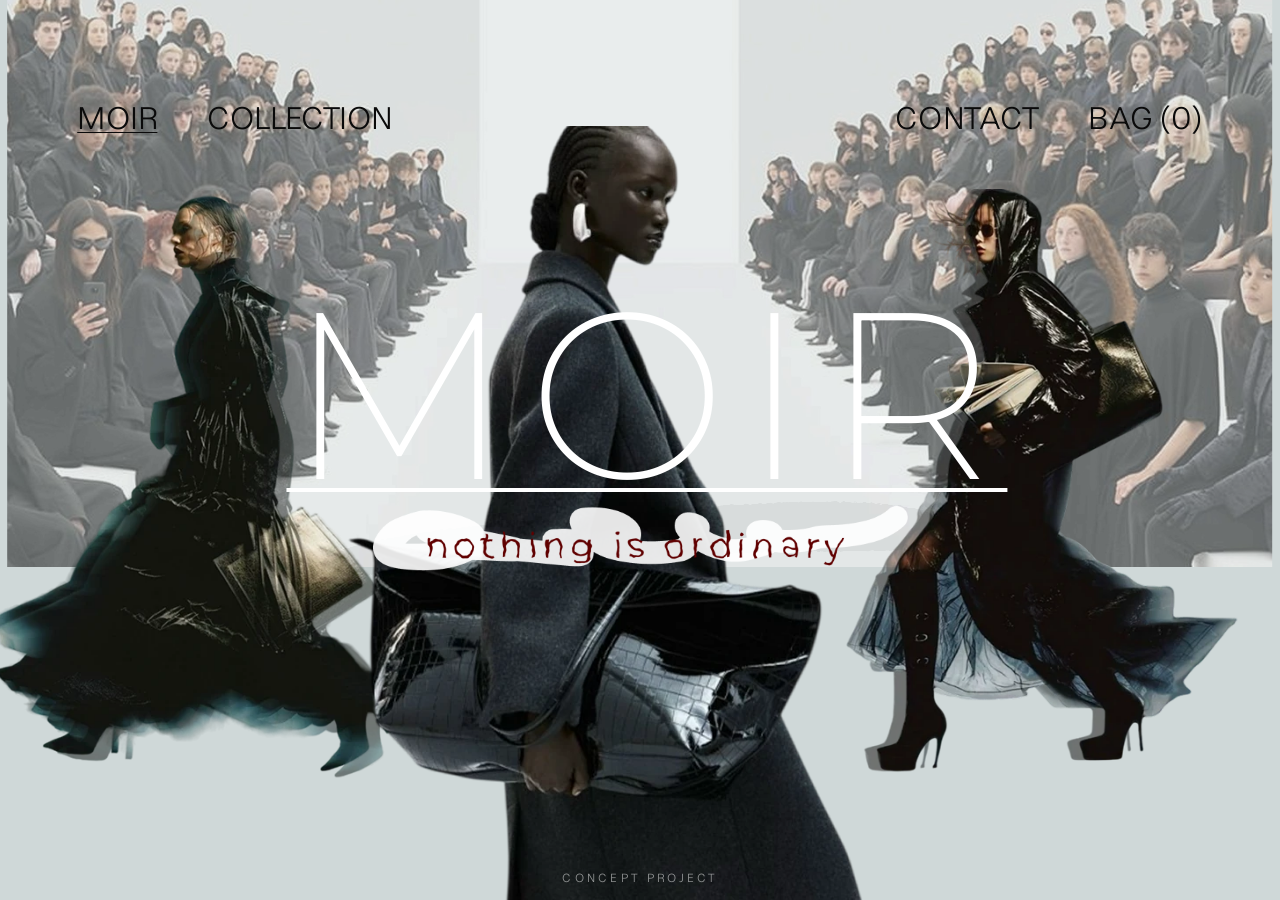
<file: index.html>
<!doctype html>
<html lang="en">
<head>
  <meta charset="utf-8">
  <meta name="viewport" content="width=device-width, initial-scale=1">
  <title>MOIR — nothing is ordinary</title>
  <meta name="description" content="MOIR 2027 — concept fashion brand. Nothing is ordinary.">
  <link rel="preconnect" href="https://fonts.googleapis.com">
  <link rel="preconnect" href="https://fonts.gstatic.com" crossorigin>
  <link href="https://fonts.googleapis.com/css2?family=Montserrat:wght@200;300;400&display=swap" rel="stylesheet">
  <link href="https://fonts.googleapis.com/css2?family=Momo+Trust+Sans:wght@200;300;400;500;700&display=swap" rel="stylesheet">
  <link href="https://fonts.googleapis.com/css2?family=Mona+Sans:wdth,wght@75..125,200..900&display=swap" rel="stylesheet">
  <link rel="stylesheet" href="css/style.css">
</head>
<body class="page-home" data-page="home">
  <main class="stage">
    <div class="frame">
      <img class="crowd" src="assets/home-crowd.jpg" alt="">
      <img class="model m-left" src="assets/home-model-left.webp" alt="">
      <img class="model m-center" src="assets/home-model-center.webp" alt="">
      <img class="model m-right" src="assets/home-model-right.webp" alt="">

      <nav class="nav" aria-label="Main">
        <div class="nav__l">
          <a class="is-current" href="index.html">MOIR</a>
          <a href="collection.html">COLLECTION</a>
        </div>
        <div class="nav__r">
          <a href="contact.html">CONTACT</a>
          <a href="bag.html">BAG (<span data-bag-count>0</span>)</a>
        </div>
      </nav>

      <h1 class="hero-title">MOIR</h1>
      <div class="scribble hero-tag"><img src="assets/scribble-nothing.png" alt="nothing is ordinary"></div>
    </div>
    <p class="concept">Concept project</p>
  </main>
  <script src="js/products.js"></script>
  <script src="js/app.js"></script>
</body>
</html>
</file>
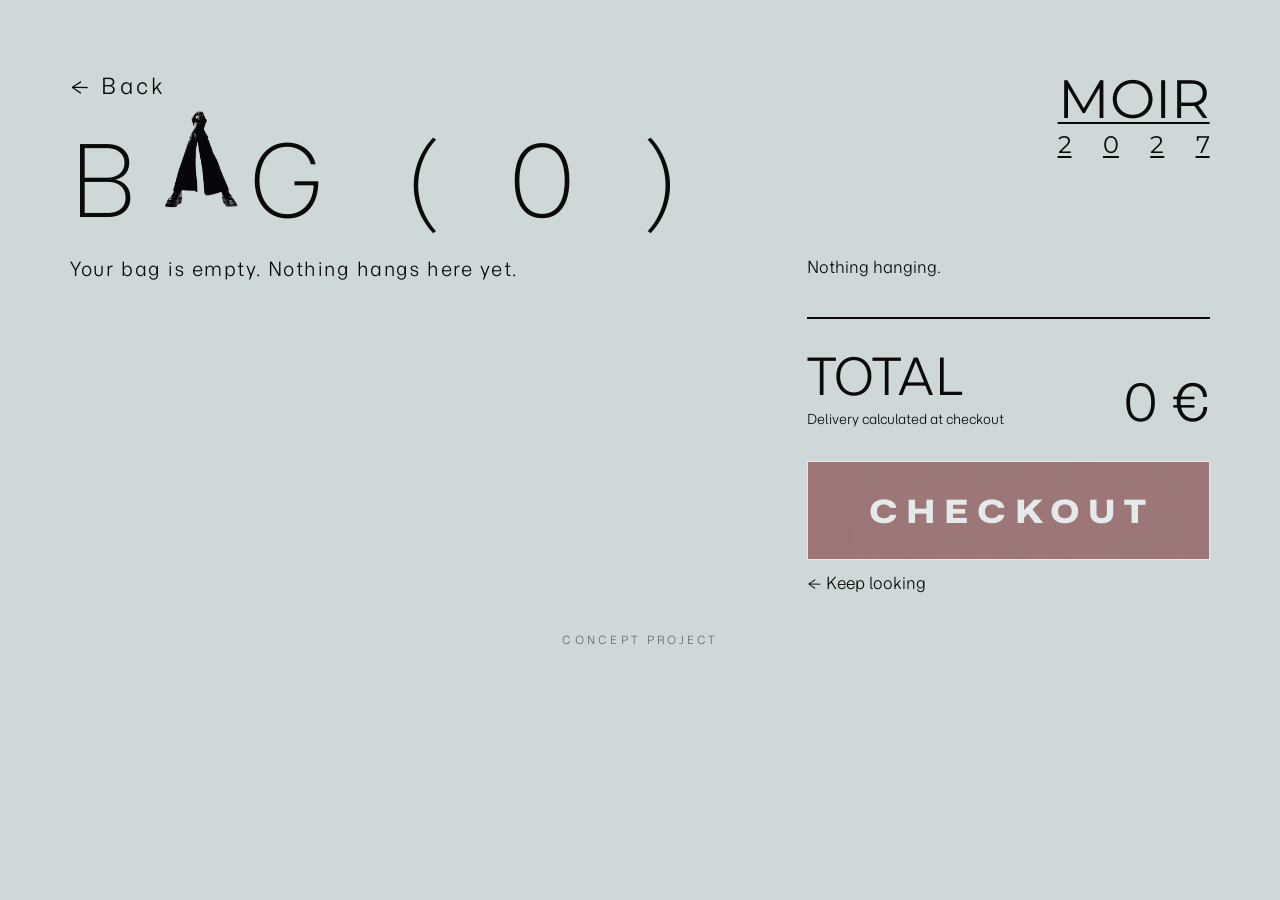
<file: bag.html>
<!doctype html>
<html lang="en">
<head>
  <meta charset="utf-8">
  <meta name="viewport" content="width=device-width, initial-scale=1">
  <title>MOIR — Bag</title>
  <meta name="description" content="Your MOIR bag.">
  <link rel="preconnect" href="https://fonts.googleapis.com">
  <link rel="preconnect" href="https://fonts.gstatic.com" crossorigin>
  <link href="https://fonts.googleapis.com/css2?family=Montserrat:wght@200;300;400&display=swap" rel="stylesheet">
  <link href="https://fonts.googleapis.com/css2?family=Momo+Trust+Sans:wght@200;300;400;500;700&display=swap" rel="stylesheet">
  <link href="https://fonts.googleapis.com/css2?family=Mona+Sans:wdth,wght@75..125,200..900&display=swap" rel="stylesheet">
  <link rel="stylesheet" href="css/style.css">
</head>
<body class="page-bag" data-page="bag">
  <div class="shell">
    <a class="logo" href="index.html" aria-label="MOIR 2027, home" style="position:absolute;right:var(--pad);top:clamp(40px,5.6vw,82px);z-index:4">
        <span class="logo__word">MOIR</span>
        <span class="logo__year"><i>2</i><i>0</i><i>2</i><i>7</i></span>
      </a>

    <div class="bag">
      <section class="bag-left">
        <header class="top"><a class="back" href="collection.html" data-back>← Back</a></header>
        <h1 class="title" aria-label="Bag">B<span class="sil"><img src="assets/sil-bag.png" alt=""></span>G <span class="count">( <span id="bagN">0</span> )</span></h1>
        <div class="bag-tags" id="bagTags"></div>
      </section>

      <aside class="bag-sum">
        <p class="sum-lead" id="sumLead">Nothing hanging.</p>
        <ul class="sum-rows" id="sumRows"></ul>
        <div class="sum-total">
          <div class="sum-total__l">TOTAL<small>Delivery calculated at checkout</small></div>
          <div class="sum-total__r" id="sumTotal">0 €</div>
        </div>
        <button class="btn btn--sm" id="checkout" type="button">CHECKOUT</button>
        <p class="check-note" id="checkNote" hidden>Concept project — checkout is not connected.</p>
        <a class="keep" href="collection.html">← Keep looking</a>
      </aside>
    </div>
    <p class="concept">Concept project</p>
  </div>
  <script src="js/products.js"></script>
  <script src="js/app.js"></script>
</body>
</html>
</file>
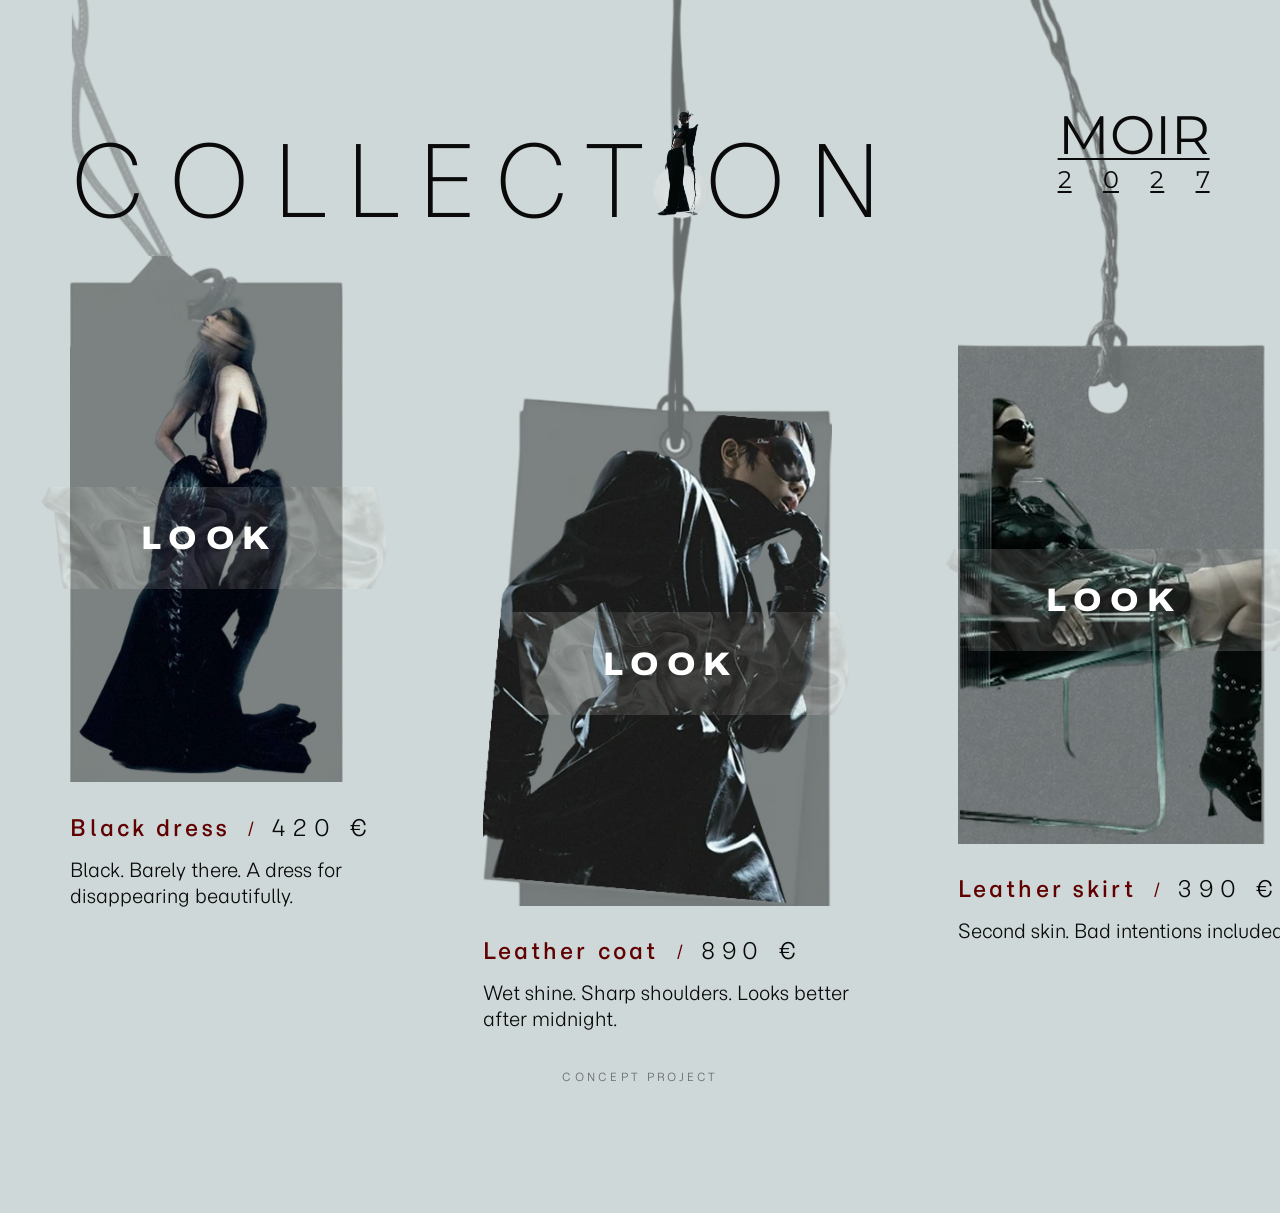
<file: collection.html>
<!doctype html>
<html lang="en">
<head>
  <meta charset="utf-8">
  <meta name="viewport" content="width=device-width, initial-scale=1">
  <title>MOIR — Collection</title>
  <meta name="description" content="MOIR 2027 collection: Black dress, Leather coat, Leather skirt.">
  <link rel="preconnect" href="https://fonts.googleapis.com">
  <link rel="preconnect" href="https://fonts.gstatic.com" crossorigin>
  <link href="https://fonts.googleapis.com/css2?family=Montserrat:wght@200;300;400&display=swap" rel="stylesheet">
  <link href="https://fonts.googleapis.com/css2?family=Momo+Trust+Sans:wght@200;300;400;500;700&display=swap" rel="stylesheet">
  <link href="https://fonts.googleapis.com/css2?family=Mona+Sans:wdth,wght@75..125,200..900&display=swap" rel="stylesheet">
  <link rel="stylesheet" href="css/style.css">
</head>
<body class="page-collection" data-page="collection">
  <div class="shell shell--hang">
    <div class="title-row">
      <h1 class="title" aria-label="Collection">COLLECT<span class="sil"><img src="assets/sil-collection.png" alt=""></span>ON</h1>
      <a class="logo" href="index.html" aria-label="MOIR 2027, home">
          <span class="logo__word">MOIR</span>
          <span class="logo__year"><i>2</i><i>0</i><i>2</i><i>7</i></span>
        </a>
    </div>

    <main class="tags" id="tags"></main>
    <p class="concept">Concept project</p>
  </div>
  <script src="js/products.js"></script>
  <script src="js/app.js"></script>
</body>
</html>
</file>
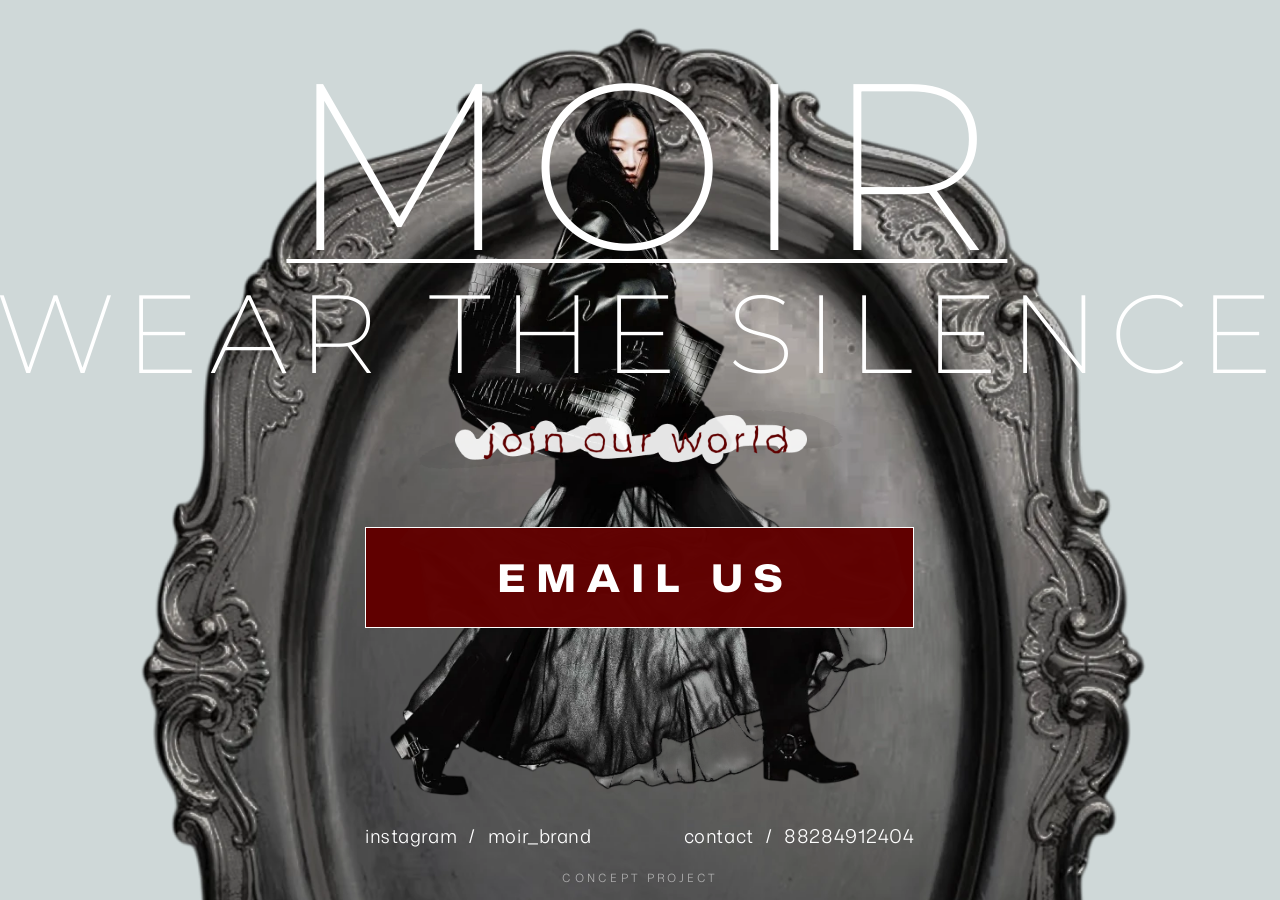
<file: contact.html>
<!doctype html>
<html lang="en">
<head>
  <meta charset="utf-8">
  <meta name="viewport" content="width=device-width, initial-scale=1">
  <title>MOIR — Contact</title>
  <meta name="description" content="MOIR 2027 — wear the silence. Join our world.">
  <link rel="preconnect" href="https://fonts.googleapis.com">
  <link rel="preconnect" href="https://fonts.gstatic.com" crossorigin>
  <link href="https://fonts.googleapis.com/css2?family=Montserrat:wght@200;300;400&display=swap" rel="stylesheet">
  <link href="https://fonts.googleapis.com/css2?family=Momo+Trust+Sans:wght@200;300;400;500;700&display=swap" rel="stylesheet">
  <link href="https://fonts.googleapis.com/css2?family=Mona+Sans:wdth,wght@75..125,200..900&display=swap" rel="stylesheet">
  <link rel="stylesheet" href="css/style.css">
</head>
<body class="page-contact" data-page="contact">
  <main class="stage">
    <div class="frame">
      <img class="c-frame" src="assets/contact-frame.webp" alt="">
      <div class="mirror-hit" data-crack aria-hidden="true"></div>
      <img class="c-model" src="assets/contact-model.webp" alt="">

      <a class="hero-title c-title" href="index.html" aria-label="MOIR, home">MOIR</a>
      <p class="c-line">WEAR THE SILENCE</p>
      <div class="scribble c-tag"><img src="assets/scribble-join.png" alt="join our world"></div>

      <a class="btn c-btn" href="mailto:meandmymoir@moir.example">EMAIL US</a>
      <p class="c-foot"><span>instagram&nbsp; /&nbsp; moir_brand</span><span>contact&nbsp; /&nbsp; 88284912404</span></p>
    </div>
    <p class="concept">Concept project</p>
  </main>
  <script src="js/products.js"></script>
  <script src="js/app.js"></script>
</body>
</html>
</file>
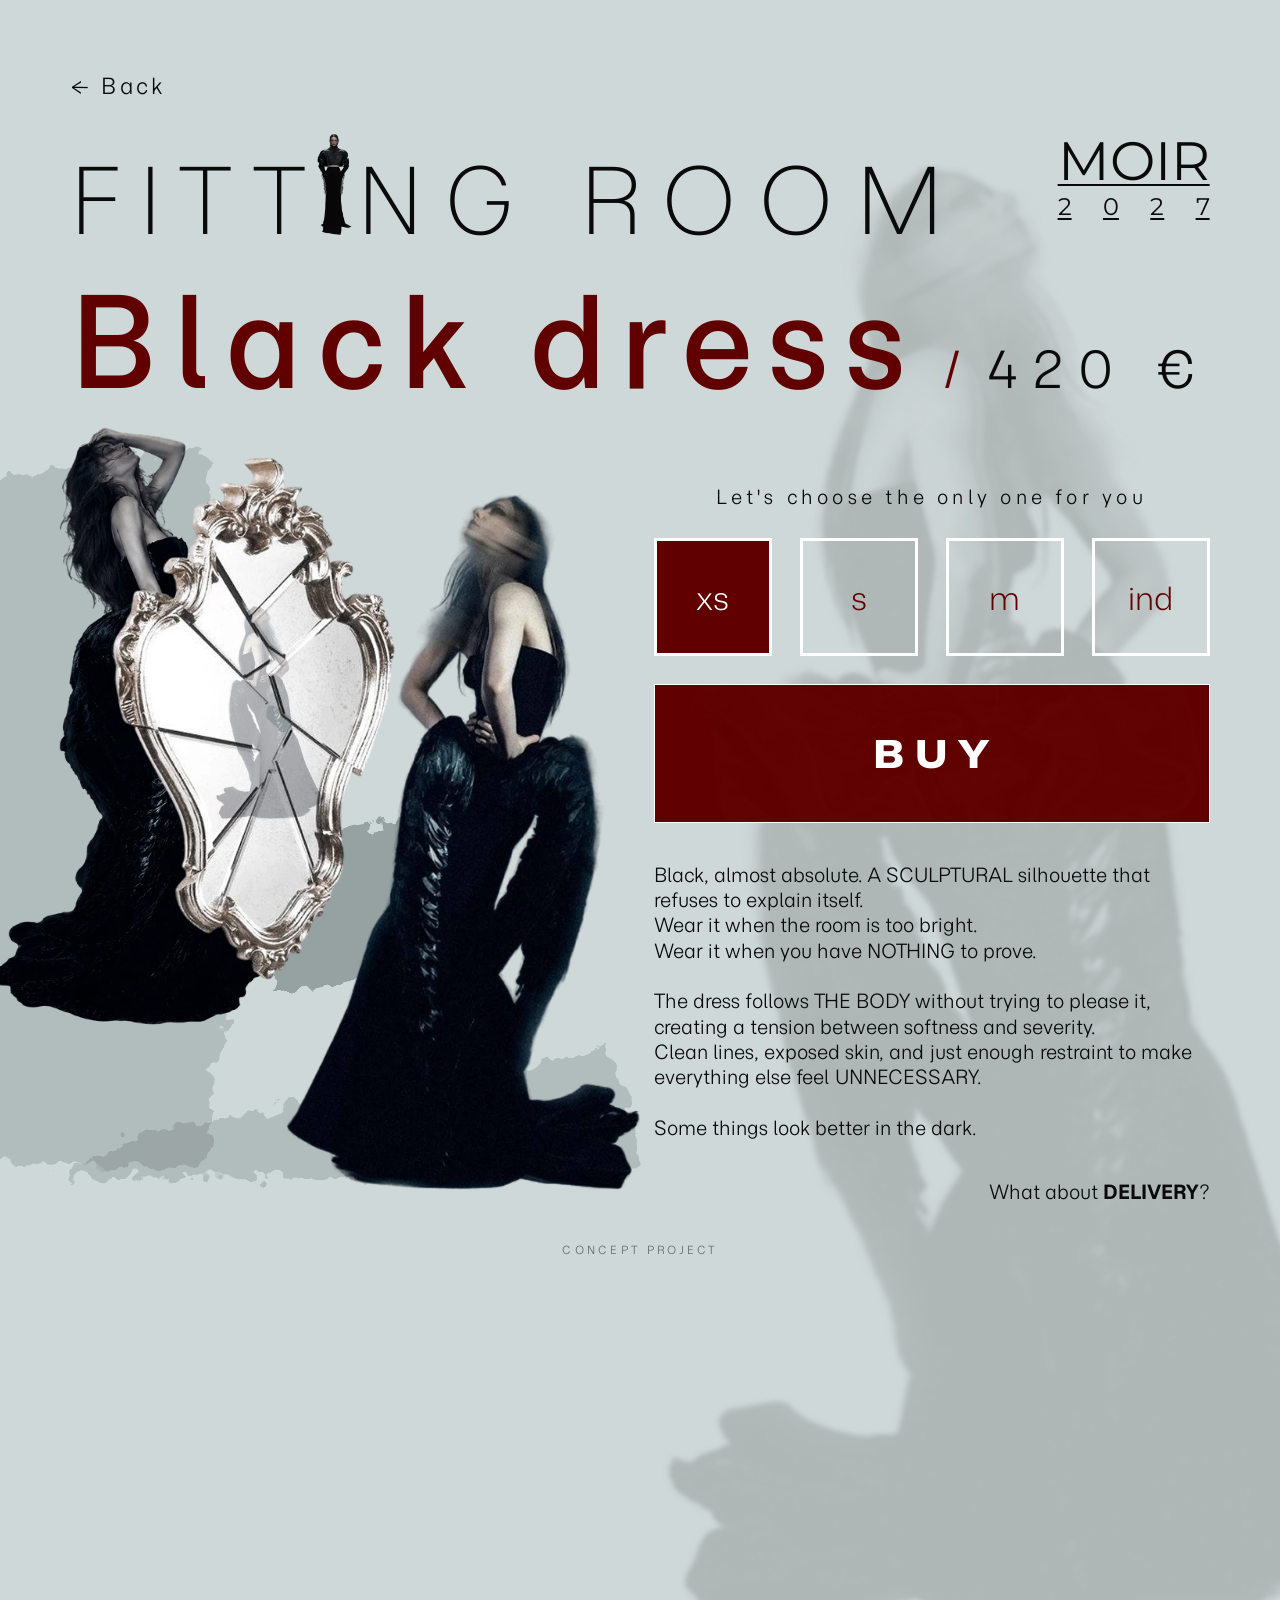
<file: product.html>
<!doctype html>
<html lang="en">
<head>
  <meta charset="utf-8">
  <meta name="viewport" content="width=device-width, initial-scale=1">
  <title>MOIR — Fitting room</title>
  <meta name="description" content="MOIR 2027 fitting room.">
  <link rel="preconnect" href="https://fonts.googleapis.com">
  <link rel="preconnect" href="https://fonts.gstatic.com" crossorigin>
  <link href="https://fonts.googleapis.com/css2?family=Montserrat:wght@200;300;400&display=swap" rel="stylesheet">
  <link href="https://fonts.googleapis.com/css2?family=Momo+Trust+Sans:wght@200;300;400;500;700&display=swap" rel="stylesheet">
  <link href="https://fonts.googleapis.com/css2?family=Mona+Sans:wdth,wght@75..125,200..900&display=swap" rel="stylesheet">
  <link rel="stylesheet" href="css/style.css">
</head>
<body class="page-product" data-page="product">
  <div class="shell">
    <img class="shade" id="shade" alt="" aria-hidden="true">

    <header class="top"><a class="back" href="collection.html" data-back>← Back</a></header>
    <div class="title-row">
      <h1 class="title" aria-label="Fitting room">FITT<span class="sil"><img src="assets/sil-fitting.png" alt=""></span>NG ROOM</h1>
      <a class="logo" href="index.html" aria-label="MOIR 2027, home">
          <span class="logo__word">MOIR</span>
          <span class="logo__year"><i>2</i><i>0</i><i>2</i><i>7</i></span>
        </a>
    </div>

    <h2 class="p-name">
      <span class="p-name__t" id="pName">Black dress</span>
      <span class="p-name__s"><i>/</i><span id="pPrice">420 €</span></span>
    </h2>

    <main class="p-grid">
      <figure class="p-visual">
        <div class="scene" id="scene" role="img"></div>
      </figure>

      <div class="p-buy">
        <p class="p-lead">Let's choose the only one for you</p>
        <div class="sizes" id="sizes" role="group" aria-label="Size"></div>
        <button class="btn btn-buy" id="buy" type="button">BUY</button>
        <p class="p-bagline" id="bagLine" hidden>In your bag → <a href="bag.html">BAG (<span data-bag-count>0</span>)</a></p>

        <div class="p-text" id="pText"></div>

        <button class="p-deliv" id="delivBtn" type="button">What about <b>DELIVERY</b>?</button>
        <p class="p-deliv-text" id="delivText" hidden></p>
      </div>
    </main>
    <p class="concept">Concept project</p>
  </div>
  <script src="js/products.js"></script>
  <script src="js/app.js"></script>
</body>
</html>
</file>
<file: css/style.css>
/* =========================================================
   MOIR 2027 — concept site
   Всё настраиваемое лежит в :root. Остальное трогать не нужно.
   ========================================================= */
:root {
  /* ЦВЕТА */
  --bg: #cfd8d8;
  --ink: #0a0a0a;
  --wine: #600000;
  --white: #fff;

  /* ШРИФТЫ */
  --f-logo: "Montserrat", system-ui, sans-serif;                              /* логотип, MOIR на главной и контактах */
  --f-main: "Momo Trust Sans", "Hanken Grotesk", system-ui, sans-serif;       /* меню, заголовки, тексты, названия, remove, сумка */
  --f-ui: "Mona Sans", system-ui, sans-serif;                                 /* LOOK, BUY, CHECKOUT, размеры */

  /* ПРОЗРАЧНОСТИ */
  --crowd-opacity: 0.55;     /* толпа на главной */
  --shade-opacity: 0.16;     /* большая тень за товаром */
  --ghost-opacity: 0.2;      /* призрак за курсором */
  --look-opacity: 0.6;       /* скотч под LOOK */
  --btn-tape-opacity: 0.05;  /* скотч поверх кнопок */

  --pad: clamp(20px, 5.5vw, 80px);
  --fs: clamp(14px, 1.5vw, 22px);
}

*, *::before, *::after { box-sizing: border-box; margin: 0; padding: 0; }
html { background: var(--bg); }
body {
  background: var(--bg);
  color: var(--ink);
  font-family: var(--f-main);
  font-weight: 300;
  font-size: var(--fs);
  line-height: 1.35;
  overflow-x: hidden;
  -webkit-font-smoothing: antialiased;
}
img { display: block; max-width: 100%; }
a { color: inherit; text-decoration: none; }
button { font: inherit; color: inherit; background: none; border: 0; cursor: pointer; }
:focus-visible { outline: 2px solid var(--wine); outline-offset: 3px; }
.stage :focus-visible { outline-color: var(--white); }

/* ---------- общие детали ---------- */
.shell { position: relative; padding: 0 var(--pad) 8vw; min-height: 100vh; overflow-x: clip; }
.top { display: flex; justify-content: space-between; align-items: flex-start; padding-top: clamp(40px, 5.6vw, 82px); position: relative; z-index: 3; }
.back { font-size: clamp(14px, 1.7vw, 24px); letter-spacing: 0.14em; font-weight: 300; }
.back:hover { color: var(--wine); }

.logo { display: inline-flex; flex-direction: column; font-family: var(--f-logo); font-weight: 400; line-height: 1; }
.logo__word { font-size: clamp(30px, 4.2vw, 62px); text-decoration: underline; text-decoration-thickness: 0.04em; text-underline-offset: 0.08em; text-decoration-skip-ink: none; }
.logo__year { display: flex; justify-content: space-between; font-size: clamp(14px, 1.9vw, 28px); margin-top: 0.25em; text-decoration: underline; text-underline-offset: 0.12em; }
.logo__year i { font-style: normal; }

.title {
  font-family: var(--f-main);
  font-weight: 200;
  font-size: clamp(34px, 7.6vw, 112px);
  letter-spacing: 0.3em;
  line-height: 1;
  white-space: nowrap;
  position: relative;
  z-index: 3;
  pointer-events: none;
}
.sil { display: inline-block; line-height: 0; margin: 0 0.04em 0 -0.1em; vertical-align: baseline; }
.sil img { height: 1.12em; width: auto; max-width: none; }

.concept { font-size: 11px; letter-spacing: 0.3em; text-transform: uppercase; opacity: 0.55; text-align: center; padding: 3vw 0 2vw; }
.stage > .concept { position: absolute; left: 0; right: 0; bottom: 0; padding: 0 0 14px; color: var(--white); z-index: 6; pointer-events: none; }

/* призрак за курсором */
.ghost { position: fixed; left: 0; top: 0; width: clamp(90px, 11vw, 170px); height: auto; opacity: 0; pointer-events: none; z-index: 50; transition: opacity 0.6s; filter: blur(1.2px); will-change: transform; }
.ghost.on { opacity: var(--ghost-opacity); }

/* ---------- КНОПКИ: заливка #600000, скотч 5% сверху, белая обводка 1px внутри ---------- */
.btn {
  position: relative; isolation: isolate;
  display: block; width: 100%; text-align: center; color: var(--white);
  font-family: var(--f-ui); font-weight: 800; font-stretch: 125%;
  font-size: clamp(20px, 3vw, 44px); letter-spacing: 0.32em; padding-left: 0.32em;
  padding-top: clamp(18px, 3.4vw, 48px); padding-bottom: clamp(18px, 3.4vw, 48px);
  background: var(--wine);
  box-shadow: inset 0 0 0 1px var(--white);
  transition: background 0.2s, transform 0.2s;
}
.btn::before {
  content: ""; position: absolute; inset: 0; z-index: -1; pointer-events: none;
  background: url("../assets/tape.png") center / 100% 100% no-repeat;
  opacity: var(--btn-tape-opacity);
}
.btn:hover { background: #7a0000; }
.btn:active { transform: translateY(1px); }
.btn[disabled] { opacity: 0.45; cursor: not-allowed; background: var(--wine); }

/* ---------- ГЛАВНАЯ и КОНТАКТЫ ----------
   .frame — это макет 1440×1024, он масштабируется целиком (всё внутри в процентах и cqw). */
.stage { position: relative; min-height: 100vh; min-height: 100svh; overflow: hidden; }
.frame {
  position: relative; margin: 0 auto; aspect-ratio: 1440 / 1024;
  width: min(100vw, calc(100svh * 1.40625));
  container-type: inline-size;
}
.frame > img, .frame > div, .frame > p, .frame > a, .frame > h1, .frame > nav { position: absolute; }

.crowd { left: 50%; top: 0; width: max(100%, 100vw); height: 63%; transform: translateX(-50%); object-fit: cover; object-position: center top; opacity: var(--crowd-opacity); mix-blend-mode: multiply; }
.model { height: auto; }
.m-left   { left: -2.5%; top: 21.5%; width: 34.8%; }
.m-center { left: 26.7%; top: 14%;   width: 46.7%; }
.m-right  { left: 66.3%; top: 21%;   width: 31.1%; }

.nav { z-index: 6; left: 5.55%; right: 5.55%; top: 11%; display: flex; justify-content: space-between; font-family: var(--f-main); font-weight: 300; font-size: clamp(14px, 2.2vw, 34px); font-size: 2.3cqw; letter-spacing: 0.01em; }
.nav a { transition: opacity 0.2s; }
.nav a:hover { opacity: 0.55; }
.nav__l, .nav__r { display: flex; gap: 3.9cqw; }
.nav .is-current { text-decoration: underline; text-underline-offset: 0.12em; text-decoration-thickness: 0.05em; }

.hero-title {
  z-index: 4; left: 0; width: 100%; top: 32%;
  text-align: center; padding-left: 0.06em; color: var(--white);
  font-family: var(--f-logo); font-weight: 200; font-size: 18.75cqw; line-height: 0.9; letter-spacing: 0.06em;
  text-decoration: underline; text-decoration-thickness: 0.018em; text-underline-offset: 0.04em; text-decoration-skip-ink: none;
  pointer-events: none;
}

/* бордовая надпись на белой кляксе (обе — картинки) */
.scribble { z-index: 5; left: var(--x); top: var(--y); width: var(--w); aspect-ratio: var(--ar); display: flex; align-items: center; justify-content: center; pointer-events: none; background: url("../assets/blob.png") center / 100% 100% no-repeat; }
.scribble img { width: 82%; height: auto; }
.hero-tag { --x: 24.3%; --y: 55.5%; --w: 51.5%; --ar: 8.4; }

/* контакты */
.c-frame { left: 10.4%; top: 2%; width: 80.1%; height: auto; }
.c-model { left: 27.8%; top: 8.1%; width: 44.4%; height: auto; }
.frame > .mirror-hit { z-index: 2; left: 23%; top: 17%; width: 54%; height: 78%; border-radius: 50% / 46%; overflow: hidden; cursor: crosshair; }
.c-title { top: 6.5%; pointer-events: auto; }
.c-line { z-index: 4; left: 50%; top: 31%; transform: translateX(-50%); color: var(--white); font-family: var(--f-logo); font-weight: 200; white-space: nowrap; font-size: 8.75cqw; letter-spacing: 0.1em; line-height: 1; pointer-events: none; }
.c-tag { --x: 32.3%; --y: 45.4%; --w: 34%; --ar: 7; }
.c-btn { z-index: 5; left: 28.3%; width: 43.4%; top: 58.6%; font-size: 3cqw; padding-top: 0; padding-bottom: 0; height: 11.2%; display: flex; align-items: center; justify-content: center; }
.c-foot { z-index: 5; left: 28.3%; width: 43.4%; top: 91.5%; display: flex; justify-content: space-between; color: var(--white); font-weight: 300; font-size: clamp(11px, 1.45vw, 21px); font-size: 1.45cqw; letter-spacing: 0.03em; }

/* ---------- БИРКИ (коллекция и сумка) ---------- */
.tag { position: relative; display: block; flex: 0 0 auto; }
.tag__hang { position: relative; width: calc(var(--w) * 100vw / 1440); max-width: calc(var(--w) * 1.3px); transform-origin: 50% 0; animation: sway 7s ease-in-out infinite; animation-delay: var(--d, 0s); }
.tag__hang > img { width: 100%; height: auto; }
.tag:hover .tag__hang, .tag:focus-visible .tag__hang { animation: swing 1.2s ease-out 1; }
@keyframes sway { 0%, 100% { transform: rotate(-0.8deg); } 50% { transform: rotate(0.8deg); } }
@keyframes swing { 0% { transform: rotate(0); } 20% { transform: rotate(5deg); } 45% { transform: rotate(-3.5deg); } 70% { transform: rotate(2deg); } 100% { transform: rotate(0); } }

.tape { position: absolute; aspect-ratio: 422 / 115; display: flex; align-items: center; justify-content: center; pointer-events: none; }
.tape::before { content: ""; position: absolute; inset: 0; background: url("../assets/tape.png") center / 100% 100% no-repeat; opacity: var(--look-opacity); }
.tape b { position: relative; color: var(--white); font-family: var(--f-ui); font-weight: 800; font-stretch: 125%; font-size: clamp(16px, 2.4vw, 34px); letter-spacing: 0.3em; padding-left: 0.3em; }

.tag__cap { margin-top: clamp(14px, 2.4vw, 34px); }
.tag__cap .row { display: flex; align-items: baseline; gap: 0.9em; white-space: nowrap; }
.tag__cap h3, .bag-cap h3 { font-weight: 500; color: var(--wine); font-size: clamp(16px, 1.75vw, 25px); letter-spacing: 0.14em; }
.tag__cap .slash { color: var(--wine); }
.tag__cap .price { font-weight: 300; font-size: clamp(16px, 1.75vw, 25px); letter-spacing: 0.3em; }
.tag__cap p { margin-top: 0.7em; font-size: var(--fs); max-width: calc(var(--w) * 100vw / 1440 + 30px); }

/* ---------- КОЛЛЕКЦИЯ ---------- */
.title-row { position: relative; z-index: 3; display: flex; justify-content: space-between; align-items: flex-start; gap: 20px; margin-top: clamp(20px, 2.6vw, 38px); }
.title-row .logo { flex: 0 0 auto; }
.page-product .title { font-size: clamp(30px, 7vw, 104px); letter-spacing: 0.24em; }
.shell--hang .title-row { position: absolute; left: var(--pad); right: var(--pad); top: clamp(100px, 8.4vw, 124px); margin-top: 0; }
.tags { display: flex; gap: 7.5vw; align-items: flex-start; }

/* ---------- ТОВАР ---------- */
.page-product .shell > * { position: relative; z-index: 1; }
.page-product .shell > .shade { position: absolute; z-index: 0; }
.shade { right: -10%; top: 12%; width: 58%; height: auto; opacity: var(--shade-opacity); filter: grayscale(1) blur(2px); mix-blend-mode: multiply; transform: scaleX(-1); pointer-events: none; }
.p-name { display: flex; align-items: baseline; justify-content: space-between; flex-wrap: wrap; gap: 0 0.5em; margin-top: clamp(10px, 2.4vw, 36px); }
.p-name__t { font-weight: 500; color: var(--wine); font-size: clamp(38px, 9.7vw, 140px); letter-spacing: 0.12em; line-height: 1.05; }
.p-name__s { font-weight: 300; font-size: clamp(24px, 3.9vw, 56px); letter-spacing: 0.3em; white-space: nowrap; }
.p-name__s i { font-style: normal; color: var(--wine); margin-right: 0.5em; letter-spacing: 0; }
.p-grid { display: grid; grid-template-columns: minmax(0, 0.98fr) minmax(0, 1fr); gap: clamp(20px, 3vw, 48px); align-items: start; margin-top: clamp(-10px, 1vw, 20px); }
.p-visual { position: relative; margin-left: calc(var(--pad) * -1); }

/* сцена товара: слои в процентах от 740×900 */
.scene { position: relative; width: 100%; aspect-ratio: 740 / 900; }
.scene > img, .scene > .mirror, .scene > .torn { position: absolute; }
.scene img { height: auto; max-width: none; pointer-events: none; }
.torn { inset: 0; width: 100%; height: 100%; pointer-events: none; overflow: visible; }
.mirror > .mirror__img { width: 100%; }
.mirror__refl { position: absolute; mix-blend-mode: multiply; opacity: 0.6; }
.mirror__refl.is-ghost { filter: grayscale(1) contrast(0.85) brightness(1.1); opacity: 0.35; }
.mirror-hit { position: absolute; left: 12%; top: 5%; width: 76%; height: 90%; border-radius: 50% / 46%; overflow: hidden; cursor: crosshair; }
.cracks { position: absolute; inset: 0; width: 100%; height: 100%; pointer-events: none; overflow: visible; }
.cracks path { fill: none; stroke-linecap: round; stroke-linejoin: round; }
.cracks .c-hi { stroke: rgba(255, 255, 255, 0.95); stroke-width: 1.3; }
.cracks .c-lo { stroke: rgba(0, 0, 0, 0.45); stroke-width: 0.8; transform: translate(1px, 1px); }

.p-buy { padding-top: clamp(24px, 5vw, 76px); }
.p-lead { text-align: center; font-size: clamp(14px, 1.5vw, 22px); letter-spacing: 0.22em; margin-bottom: clamp(16px, 2.2vw, 34px); }
.sizes { display: grid; grid-template-columns: repeat(4, 1fr); gap: clamp(10px, 2.2vw, 32px); margin-bottom: clamp(16px, 2.2vw, 34px); }
.size { aspect-ratio: 1; border: 3px solid var(--white); color: var(--wine); font-family: var(--f-ui); font-weight: 300; font-size: clamp(18px, 2.5vw, 36px); transition: background 0.15s, color 0.15s; }
.size:hover { background: rgba(255, 255, 255, 0.35); }
.size[aria-pressed="true"] { background: var(--wine); color: var(--white); }
.btn-buy.is-done { background: #7a0000; }
.p-bagline { margin-top: 0.9em; text-align: center; font-size: 0.9em; letter-spacing: 0.1em; }
.p-bagline a { text-decoration: underline; text-underline-offset: 0.2em; }
.p-text { margin-top: clamp(22px, 3vw, 44px); white-space: pre-line; line-height: 1.32; }
.p-deliv { display: block; margin: clamp(22px, 3vw, 44px) 0 0 auto; }
.p-deliv b { font-weight: 700; }
.p-deliv:hover { color: var(--wine); }
.p-deliv-text { margin-top: 0.8em; text-align: right; max-width: 26em; margin-left: auto; font-size: 0.9em; }

/* ---------- СУМКА ---------- */
.bag { display: grid; grid-template-columns: minmax(0, 1.7fr) minmax(260px, 1fr); gap: clamp(20px, 4vw, 70px); }
.bag-left { position: relative; min-height: 38vw; }
.bag-left .top { position: absolute; left: 0; top: 0; padding-top: clamp(40px, 5.6vw, 82px); }
.bag-left .title { position: absolute; z-index: 3; left: 0; top: clamp(100px, 8.4vw, 124px); }
.title .count { letter-spacing: 0.18em; }
.bag-tags { --k: 0.88; display: flex; flex-wrap: wrap; gap: clamp(20px, 4vw, 60px); align-items: flex-start; }
.bag-tags.is-3 { --k: 0.62; gap: clamp(14px, 2.6vw, 36px); margin-top: clamp(40px, 6.3vw, 90px); }
.bag-tags.is-many { --k: 0.46; gap: clamp(10px, 2vw, 28px); margin-top: clamp(70px, 10.4vw, 150px); }
.bag-item { flex: 0 0 auto; }
.bag-item .tag__hang { width: calc(var(--w) * var(--k) * 100vw / 1440); max-width: calc(var(--w) * var(--k) * 1.25px); }
.bag-cap { margin-top: clamp(14px, 2.2vw, 30px); }
.bag-cap button { display: block; margin-top: 0.7em; text-decoration: underline; text-underline-offset: 0.2em; font-size: 0.9em; }
.bag-cap button:hover { color: var(--wine); }
.bag-item.fall .tag__hang { animation: fall 1s cubic-bezier(0.5, 0, 0.9, 0.6) forwards; }
@keyframes fall {
  0% { transform: rotate(0); opacity: 1; }
  16% { transform: rotate(-7deg); opacity: 1; }
  100% { transform: translateY(120vh) rotate(26deg); opacity: 0; }
}
.bag-item.fall .bag-cap { opacity: 0; transition: opacity 0.3s; }
.bag-empty { padding: clamp(180px, 20vw, 290px) 0 0; font-size: var(--fs); letter-spacing: 0.08em; }

.bag-sum { padding-top: clamp(200px, 20vw, 290px); }
.sum-lead { font-size: 0.85em; margin-bottom: 0.5em; }
.sum-rows { list-style: none; border-bottom: 2px solid var(--ink); padding-bottom: clamp(18px, 2.4vw, 34px); }
.sum-rows li { display: flex; justify-content: space-between; gap: 1em; font-weight: 300; font-size: clamp(18px, 2.4vw, 34px); padding: 0.3em 0; }
.sum-total { display: flex; justify-content: space-between; align-items: flex-end; gap: 1em; margin: clamp(20px, 2.6vw, 40px) 0; font-weight: 300; }
.sum-total__l { font-size: clamp(30px, 3.9vw, 56px); line-height: 1; }
.sum-total__l small { display: block; margin-top: 0.7em; font-size: clamp(11px, 1.05vw, 15px); line-height: 1.2; }
.sum-total__r { font-size: clamp(30px, 3.9vw, 56px); line-height: 1; white-space: nowrap; }
.btn--sm { font-size: clamp(18px, 2.5vw, 36px); padding-top: clamp(14px, 2.2vw, 30px); padding-bottom: clamp(14px, 2.2vw, 30px); }
.keep { display: inline-block; margin-top: 0.7em; font-size: 0.85em; }
.keep:hover { color: var(--wine); }
.check-note { margin-top: 1em; font-size: 0.85em; color: var(--wine); }

/* =========================================================
   МОБИЛЬНАЯ ВЕРСИЯ (до 768px)
   ========================================================= */
@media (max-width: 768px) {
  :root { --pad: 20px; --fs: 15px; }

  /* главная и контакты: рамка = весь экран */
  .frame { width: 100%; aspect-ratio: auto; height: 100svh; min-height: 560px; }
  .nav { top: 3.5%; left: 5%; right: 5%; font-size: 3.7cqw; }
  .nav__l, .nav__r { gap: 3.6cqw; }
  .crowd { height: 50%; }
  .m-left   { left: -20%; top: 50%; width: 62%; }
  .m-center { left: 8%;    top: 11%; width: 84%; }
  .m-right  { left: 58%;   top: 50%; width: 62%; }
  .hero-title { top: 33%; font-size: 25cqw; }
  .hero-tag { --x: 8%; --y: 63%; --w: 84%; --ar: 8; }

  .c-frame { left: 50%; top: 12%; height: 88%; width: auto; max-width: none; transform: translateX(-50%); }
  .c-model { left: 7%; top: 19%; width: 86%; }
  .frame > .mirror-hit { left: 22%; top: 24%; width: 56%; height: 66%; }
  .c-title { top: 4%; font-size: 25cqw; }
  .c-line { top: 24%; font-size: 8.4cqw; }
  .c-tag { --x: 12%; --y: 55%; --w: 76%; --ar: 7; }
  .c-btn { left: 9%; width: 82%; top: 70%; height: 9%; font-size: 6.4cqw; }
  .c-foot { left: 9%; width: 82%; top: 90%; font-size: 3.1cqw; }

  /* внутренние страницы */
  .shell { padding-bottom: 60px; }
  .title { letter-spacing: 0.16em; font-size: clamp(24px, 8vw, 52px); }
  .title-row { flex-direction: column-reverse; align-items: flex-start; gap: 14px; margin-top: 18px; }
  .title-row .logo { align-self: flex-end; }
  .shell--hang .title-row { position: relative; left: auto; right: auto; top: auto; margin-top: 40px; }
  .tags { overflow-x: auto; scroll-snap-type: x mandatory; gap: 18px; margin: 18px calc(var(--pad) * -1) 0; padding: 0 var(--pad) 12px; -webkit-overflow-scrolling: touch; }
  .tags .tag { flex: 0 0 66%; scroll-snap-align: center; }
  .tag__hang, .bag-item .tag__hang { width: 100%; max-width: none; }
  .tag__cap { max-width: none; }

  .p-name { flex-direction: column; }
  .p-grid { grid-template-columns: 1fr; }
  .p-visual { margin: 0 calc(var(--pad) * -1); }
  .p-buy { padding-top: 6px; }
  .shade { width: 90%; right: -20%; top: 28%; }

  .bag { grid-template-columns: 1fr; }
  .bag-left { min-height: 0; }
  .bag-left .top, .bag-left .title { position: relative; top: auto; left: auto; }
  .bag-left .top { padding-top: 40px; }
  .bag-left .title { margin: 18px 0 8px; }
  .bag-tags, .bag-tags.is-3, .bag-tags.is-many { flex-wrap: wrap; gap: 16px; margin-top: 0; }
  .bag-item { width: calc(50% - 8px); }
  .bag-sum, .bag-empty { padding-top: 24px; }
}

@media (prefers-reduced-motion: reduce) {
  .tag__hang { animation: none !important; }
  .bag-item.fall .tag__hang { animation: none !important; opacity: 0; }
  .ghost { display: none; }
}
@media (hover: none) { .ghost { display: none; } }
</file>
